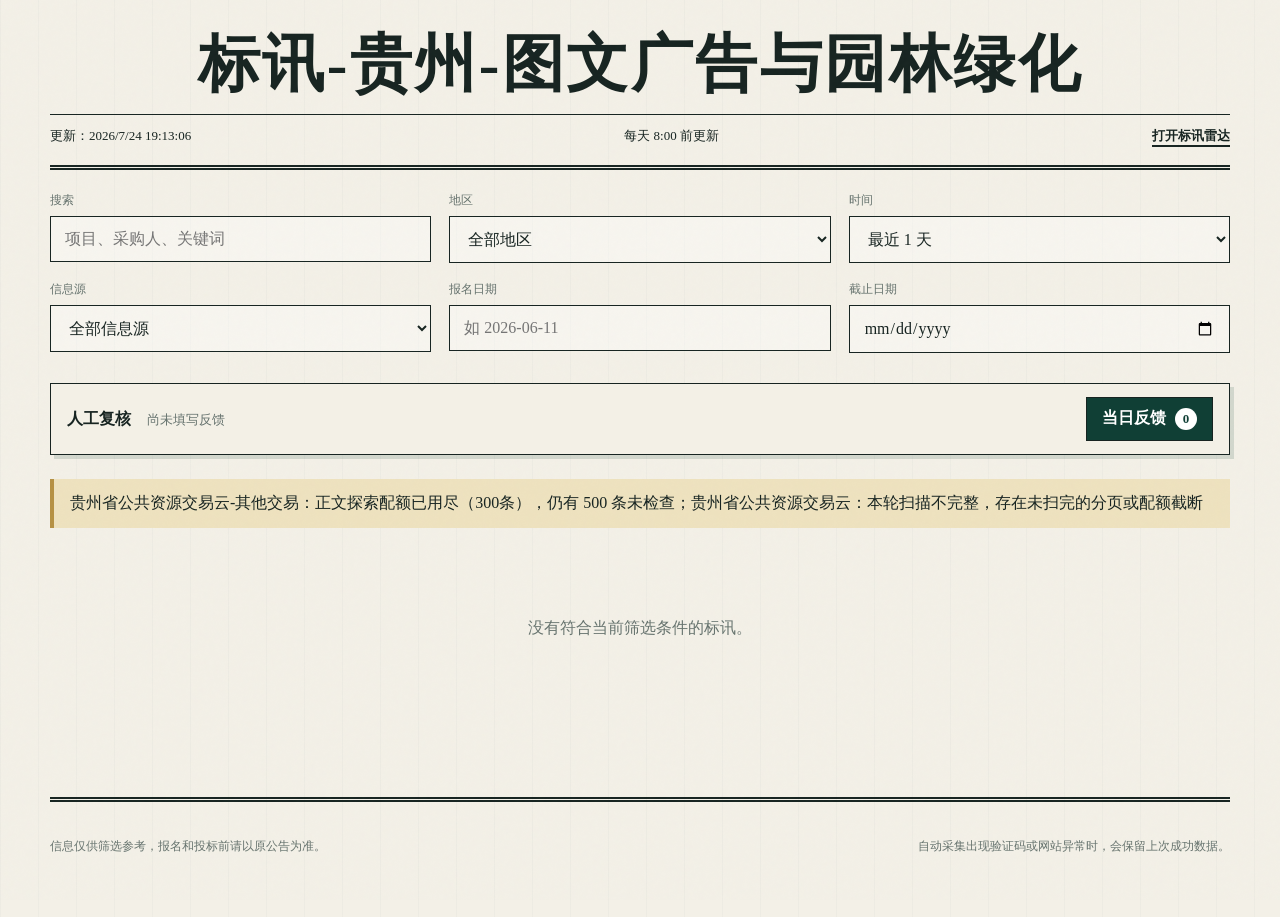
<file: index.html>
<!doctype html>
<html lang="zh-CN">
  <head>
    <meta charset="utf-8">
    <meta name="viewport" content="width=device-width, initial-scale=1">
    <meta name="theme-color" content="#102f2a">
    <meta
      name="description"
      content="贵州图文广告与园林绿化标讯，自动更新、关键词筛选、原文直达。"
    >
    <title>标讯-贵州-图文广告与园林绿化</title>
    <link rel="stylesheet" href="./assets/style.css?v=20260704">
  </head>
  <body>
    <div class="paper-noise" aria-hidden="true"></div>
    <header class="masthead">
      <h1>标讯-贵州-图文广告与园林绿化</h1>
      <div class="masthead-rule">
        <span id="update-date">正在读取...</span>
        <span>每天 8:00 前更新</span>
        <a href="./opportunities/">打开标讯雷达</a>
      </div>
    </header>

    <main>
      <section class="controls" aria-label="筛选标讯">
        <label>
          <span>搜索</span>
          <input id="search" type="search" placeholder="项目、采购人、关键词">
        </label>
        <label>
          <span>地区</span>
          <select id="region"><option value="">全部地区</option></select>
        </label>
        <label>
          <span>时间</span>
          <select id="date-range">
            <option value="1">最近 1 天</option>
            <option value="7">最近 7 天</option>
            <option value="14">最近 14 天</option>
            <option value="45">最近 45 天</option>
          </select>
        </label>
        <label>
          <span>信息源</span>
          <select id="source"><option value="">全部信息源</option></select>
        </label>
        <label>
          <span>报名日期</span>
          <input id="reg-date" type="text" placeholder="如 2026-06-11">
        </label>
        <label>
          <span>截止日期</span>
          <input id="cutoff-date" type="date">
        </label>
      </section>

      <section class="feedback-panel" aria-label="人工反馈">
        <div>
          <strong>人工复核</strong>
          <span id="feedback-status">尚未填写反馈</span>
        </div>
        <button id="submit-feedback" class="feedback-submit" type="button">
          当日反馈 <span id="feedback-count">0</span>
        </button>
      </section>

      <section id="key-projects-panel" class="key-projects-panel" hidden>
        <div class="key-projects-header" id="toggle-key-projects">
          <strong>⭐ 重点项目（<span id="key-project-count">0</span>）</strong>
          <button type="button">展开</button>
        </div>
        <ol id="key-project-list" class="key-project-list" hidden></ol>
      </section>

      <div id="warning" class="warning" hidden></div>
      <section id="list" class="tender-list" aria-live="polite"></section>
      <p id="empty" class="empty" hidden>没有符合当前筛选条件的标讯。</p>
    </main>

    <footer>
      <p>信息仅供筛选参考，报名和投标前请以原公告为准。</p>
      <p>自动采集出现验证码或网站异常时，会保留上次成功数据。</p>
    </footer>

    <template id="card-template">
      <article class="tender-card">
        <div class="card-index"></div>
        <div class="card-main">
          <div class="card-meta">
            <span class="date-label"></span>
            <time></time>
            <span class="location"></span>
            <span class="new-badge" hidden>新增</span>
          </div>
          <div class="title-row">
            <h3><a target="_blank" rel="noopener noreferrer"></a></h3>
            <button class="correct-button" data-field="title" type="button">纠正</button>
          </div>
          <dl>
            <div class="budget-row"><dt>预算</dt><dd class="budget"></dd><button class="correct-button" data-field="budget" type="button">纠正</button></div>
            <div class="buyer-row"><dt>采购人</dt><dd class="buyer"></dd><button class="correct-button" data-field="buyer" type="button">纠正</button></div>
            <div class="agency-row"><dt>采购代理机构</dt><dd class="agency"></dd><button class="correct-button" data-field="agency" type="button">纠正</button></div>
            <div class="deadline-row"><dt>投标截止时间</dt><dd class="deadline"></dd><button class="correct-button" data-field="bid_deadline" type="button">纠正</button></div>
            <div class="registration-row"><dt>报名日期</dt><dd class="registration"></dd><button class="correct-button" data-field="registration_period" type="button">纠正</button></div>
            <div class="source-row"><dt>信息源名称</dt><dd class="source"></dd><button class="correct-button" data-field="source_name" type="button">纠正</button></div>
          </dl>
          <div class="content-block">
            <div class="content-heading">
              <div class="content-label">项目主要内容</div>
              <button class="correct-button" data-field="project_content" type="button">纠正</button>
            </div>
            <p class="project-content"></p>
          </div>
          <div class="keywords"></div>
          <div class="review-actions">
            <button class="confirm-button" type="button">确认</button>
            <button class="exclude-button" type="button">排除</button>
            <span class="review-state"></span>
          </div>
        </div>
        <button class="key-project-toggle" type="button">☆ 重点项目</button>
      </article>
    </template>

    <dialog id="feedback-dialog">
      <form method="dialog">
        <h2 id="dialog-title"></h2>
        <p id="dialog-project"></p>
        <label>
          <span id="dialog-label"></span>
          <textarea id="dialog-value" rows="4" required></textarea>
        </label>
        <div class="dialog-actions">
          <button value="cancel" type="submit">取消</button>
          <button id="dialog-save" value="default" type="button">保存</button>
        </div>
      </form>
    </dialog>

    <script src="./assets/app.js?v=20260704" defer></script>
  </body>
</html>
</file>
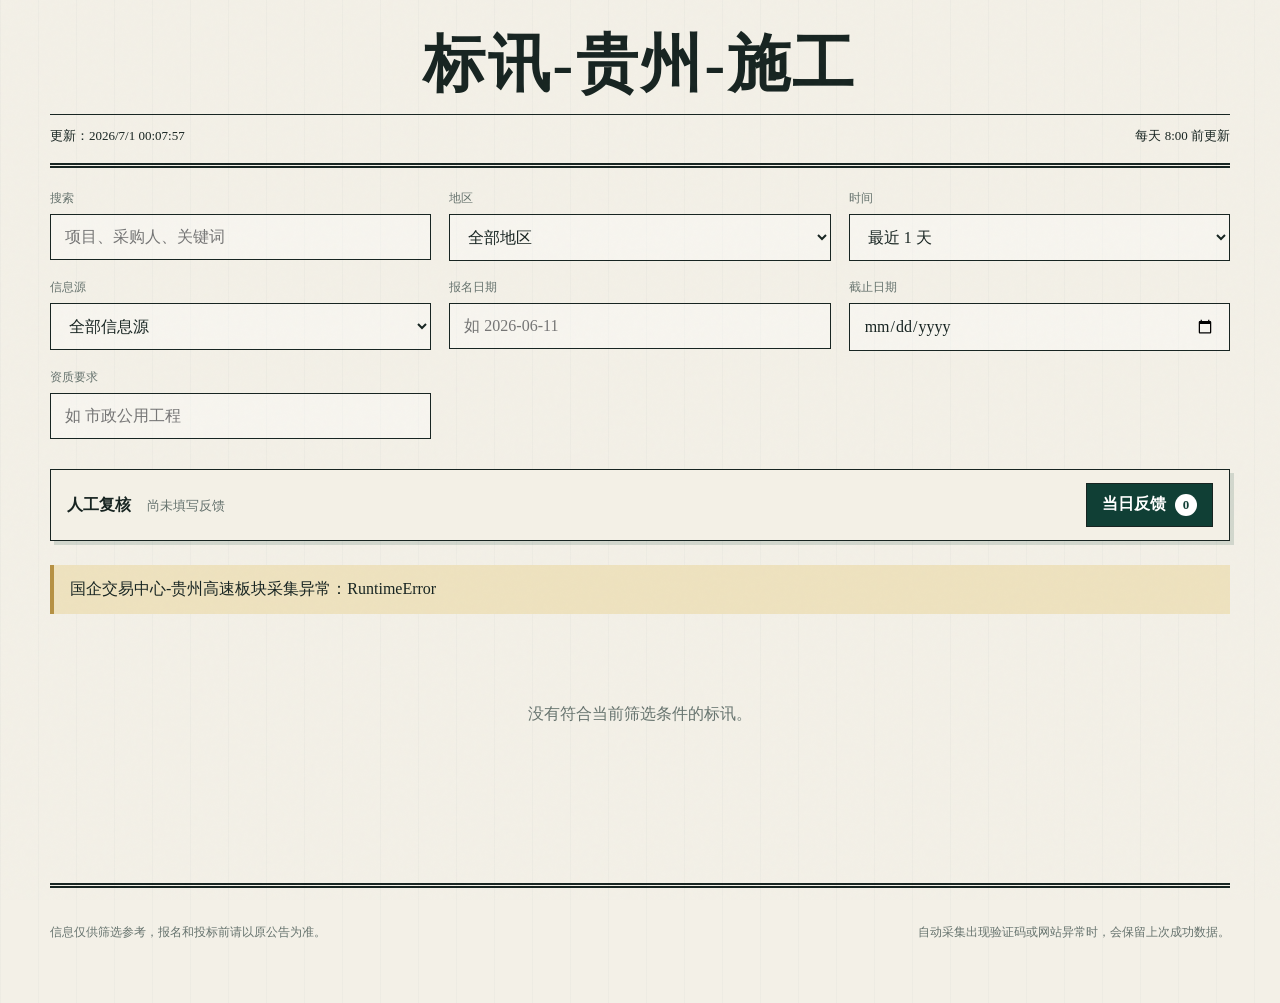
<file: construction/index.html>
<!doctype html>
<html lang="zh-CN">
  <head>
    <meta charset="utf-8">
    <meta name="viewport" content="width=device-width, initial-scale=1">
    <meta name="theme-color" content="#102f2a">
    <meta
      name="description"
      content="贵州施工标讯，按公告资格要求筛选、自动更新、原文直达。"
    >
    <title>标讯-贵州-施工</title>
    <link rel="stylesheet" href="./assets/style.css?v=20260623">
  </head>
  <body>
    <div class="paper-noise" aria-hidden="true"></div>
    <header class="masthead">
      <h1>标讯-贵州-施工</h1>
      <div class="masthead-rule">
        <span id="update-date">正在读取...</span>
        <span>每天 8:00 前更新</span>
      </div>
    </header>

    <main>
      <section class="controls" aria-label="筛选标讯">
        <label>
          <span>搜索</span>
          <input id="search" type="search" placeholder="项目、采购人、关键词">
        </label>
        <label>
          <span>地区</span>
          <select id="region"><option value="">全部地区</option></select>
        </label>
        <label>
          <span>时间</span>
          <select id="date-range">
            <option value="1">最近 1 天</option>
            <option value="7">最近 7 天</option>
            <option value="14">最近 14 天</option>
            <option value="45">最近 45 天</option>
          </select>
        </label>
        <label>
          <span>信息源</span>
          <select id="source"><option value="">全部信息源</option></select>
        </label>
        <label>
          <span>报名日期</span>
          <input id="reg-date" type="text" placeholder="如 2026-06-11">
        </label>
        <label>
          <span>截止日期</span>
          <input id="cutoff-date" type="date">
        </label>
        <label>
          <span>资质要求</span>
          <input id="qualification" type="search" placeholder="如 市政公用工程">
        </label>
      </section>

      <section class="feedback-panel" aria-label="人工反馈">
        <div>
          <strong>人工复核</strong>
          <span id="feedback-status">尚未填写反馈</span>
        </div>
        <button id="submit-feedback" class="feedback-submit" type="button">
          当日反馈 <span id="feedback-count">0</span>
        </button>
      </section>

      <section id="key-projects-panel" class="key-projects-panel" hidden>
        <div class="key-projects-header">
          <strong>📄 查阅文件（<span id="key-project-count">0</span>）</strong>
          <button id="toggle-key-projects" type="button">展开</button>
        </div>
        <ol id="key-project-list" class="key-project-list" hidden></ol>
        <div class="document-review-submit-row">
          <span>提交后由 Agent 下载招标文件并交给招标文件解析 Skill。</span>
          <button id="submit-document-review" type="button">提交查阅文件</button>
        </div>
      </section>

      <div id="warning" class="warning" hidden></div>
      <section id="list" class="tender-list" aria-live="polite"></section>
      <p id="empty" class="empty" hidden>没有符合当前筛选条件的标讯。</p>
    </main>

    <footer>
      <p>信息仅供筛选参考，报名和投标前请以原公告为准。</p>
      <p>自动采集出现验证码或网站异常时，会保留上次成功数据。</p>
    </footer>

    <template id="card-template">
      <article class="tender-card">
        <div class="card-index"></div>
        <div class="card-main">
          <div class="card-meta">
            <span class="date-label"></span>
            <time></time>
            <span class="location"></span>
            <span class="new-badge" hidden>新增</span>
          </div>
          <div class="title-row">
            <h3><a target="_blank" rel="noopener noreferrer"></a></h3>
            <button class="correct-button" data-field="title" type="button">纠正</button>
          </div>
          <dl>
            <div class="budget-row"><dt>预算</dt><dd class="budget"></dd><button class="correct-button" data-field="budget" type="button">纠正</button></div>
            <div class="buyer-row"><dt>采购人</dt><dd class="buyer"></dd><button class="correct-button" data-field="buyer" type="button">纠正</button></div>
            <div class="agency-row"><dt>采购代理机构</dt><dd class="agency"></dd><button class="correct-button" data-field="agency" type="button">纠正</button></div>
            <div class="deadline-row"><dt>投标截止时间</dt><dd class="deadline"></dd><button class="correct-button" data-field="bid_deadline" type="button">纠正</button></div>
            <div class="registration-row"><dt>报名日期</dt><dd class="registration"></dd><button class="correct-button" data-field="registration_period" type="button">纠正</button></div>
            <div class="source-row"><dt>信息源名称</dt><dd class="source"></dd><button class="correct-button" data-field="source_name" type="button">纠正</button></div>
          </dl>
          <div class="content-block">
            <div class="content-heading">
              <div class="content-label">项目主要内容</div>
              <button class="correct-button" data-field="project_content" type="button">纠正</button>
            </div>
            <p class="project-content"></p>
          </div>
          <div class="content-block qualification-block">
            <div class="content-label">资格要求（命中依据）</div>
            <p class="qualification-requirement"></p>
          </div>
          <div class="keywords"></div>
          <div class="review-actions">
            <button class="confirm-button" type="button">确认</button>
            <button class="exclude-button" type="button">排除</button>
            <span class="review-state"></span>
          </div>
        </div>
        <button class="key-project-toggle" type="button">☆ 查阅文件</button>
      </article>
    </template>

    <dialog id="feedback-dialog">
      <form method="dialog">
        <h2 id="dialog-title"></h2>
        <p id="dialog-project"></p>
        <label>
          <span id="dialog-label"></span>
          <textarea id="dialog-value" rows="4" required></textarea>
        </label>
        <div class="dialog-actions">
          <button value="cancel" type="submit">取消</button>
          <button id="dialog-save" value="default" type="button">保存</button>
        </div>
      </form>
    </dialog>

    <script src="./assets/app.js?v=20260623" defer></script>
  </body>
</html>
</file>
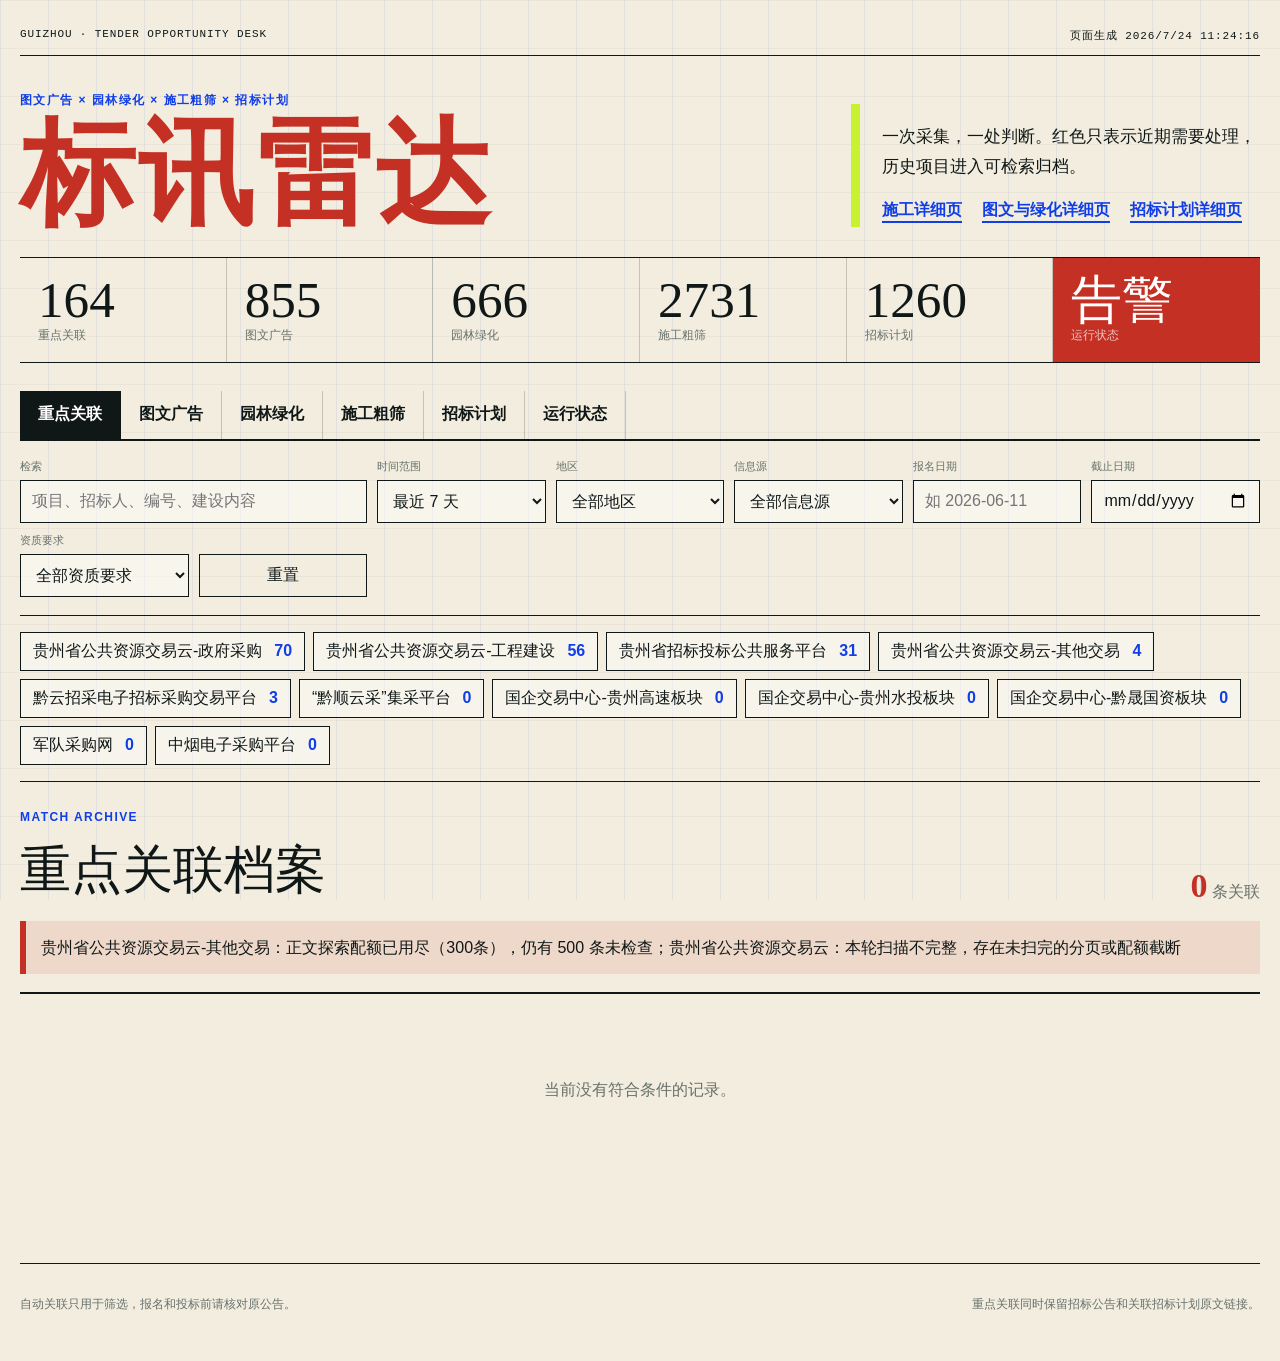
<file: opportunities/index.html>
<!doctype html>
<html lang="zh-CN">
<head>
  <meta charset="utf-8">
  <meta name="viewport" content="width=device-width, initial-scale=1">
  <meta name="theme-color" content="#101817">
  <meta name="description" content="贵州图文广告、园林绿化、施工粗筛、招标计划与重点公告关联工作台。">
  <title>标讯雷达</title>
  <link rel="stylesheet" href="./assets/style.css">
</head>
<body>
  <div class="paper-grid" aria-hidden="true"></div>
  <header class="masthead">
    <div class="masthead-line">
      <span>GUIZHOU · TENDER OPPORTUNITY DESK</span>
      <span id="updated-at">正在读取</span>
    </div>
    <div class="masthead-main">
      <div>
        <p class="kicker">图文广告 × 园林绿化 × 施工粗筛 × 招标计划</p>
        <h1>标讯雷达</h1>
      </div>
      <div class="masthead-note">
        <p>一次采集，一处判断。红色只表示近期需要处理，历史项目进入可检索归档。</p>
        <div class="source-links">
          <a href="../construction/">施工详细页</a>
          <a href="../">图文与绿化详细页</a>
          <a href="../tender-plan/">招标计划详细页</a>
        </div>
      </div>
    </div>
    <section class="scoreboard" aria-label="数据概览">
      <div><strong id="score-matches">0</strong><span>重点关联</span></div>
      <div><strong id="score-graphic">0</strong><span>图文广告</span></div>
      <div><strong id="score-landscaping">0</strong><span>园林绿化</span></div>
      <div><strong id="score-construction">0</strong><span>施工粗筛</span></div>
      <div><strong id="score-plans">0</strong><span>招标计划</span></div>
      <div id="health-card"><strong id="score-health">--</strong><span>运行状态</span></div>
    </section>
  </header>

  <main>
    <nav class="desk-tabs" aria-label="工作台栏目">
      <button type="button" data-view="matches" class="active">重点关联</button>
      <button type="button" data-view="graphic">图文广告</button>
      <button type="button" data-view="landscaping">园林绿化</button>
      <button type="button" data-view="construction">施工粗筛</button>
      <button type="button" data-view="plans">招标计划</button>
      <button type="button" data-view="status">运行状态</button>
    </nav>

    <section class="filters" id="filters">
      <label class="search-field">
        <span>检索</span>
        <input id="search" type="search" placeholder="项目、招标人、编号、建设内容">
      </label>
      <label data-views="matches">
        <span>时间范围</span>
        <select id="match-date-range">
          <option value="1">最近 1 天</option>
          <option value="3">最近 3 天</option>
          <option value="7" selected>最近 7 天</option>
          <option value="14">最近 14 天</option>
          <option value="45">最近 45 天</option>
          <option value="all">全部历史</option>
        </select>
      </label>
      <label data-views="matches">
        <span>地区</span>
        <select id="match-region"><option value="">全部地区</option></select>
      </label>
      <label data-views="matches">
        <span>信息源</span>
        <select id="match-source"><option value="">全部信息源</option></select>
      </label>
      <label data-views="matches">
        <span>报名日期</span>
        <input id="match-reg-date" type="text" placeholder="如 2026-06-11">
      </label>
      <label data-views="matches">
        <span>截止日期</span>
        <input id="match-cutoff-date" type="date">
      </label>
      <label data-views="matches">
        <span>资质要求</span>
        <select id="match-qualification"><option value="">全部资质要求</option></select>
      </label>
      <label data-views="construction">
        <span>地区</span>
        <select id="construction-region"><option value="">全部地区</option></select>
      </label>
      <label data-views="graphic,landscaping">
        <span>时间</span>
        <select id="industry-date-range">
          <option value="1">最近 1 天</option>
          <option value="7" selected>最近 7 天</option>
          <option value="30">最近 30 天</option>
          <option value="all">全部历史</option>
        </select>
      </label>
      <label data-views="graphic,landscaping">
        <span>信息源</span>
        <select id="industry-source"><option value="">全部信息源</option></select>
      </label>
      <label data-views="construction">
        <span>时间</span>
        <select id="construction-date-range">
          <option value="1">最近 1 天</option>
          <option value="7">最近 7 天</option>
          <option value="14">最近 14 天</option>
          <option value="45">最近 45 天</option>
        </select>
      </label>
      <label data-views="construction">
        <span>信息源</span>
        <select id="construction-source"><option value="">全部信息源</option></select>
      </label>
      <label data-views="construction">
        <span>报名日期</span>
        <input id="construction-reg-date" type="text" placeholder="如 2026-06-11">
      </label>
      <label data-views="construction">
        <span>截止日期</span>
        <input id="construction-cutoff-date" type="date">
      </label>
      <label data-views="construction">
        <span>资质要求</span>
        <select id="construction-qualification"><option value="">全部资质要求</option></select>
      </label>
      <label data-views="plans">
        <span>地州市</span>
        <select id="plan-prefecture"><option value="">全部</option></select>
      </label>
      <label data-views="plans">
        <span>区县</span>
        <select id="plan-district"><option value="">全部</option></select>
      </label>
      <label data-views="plans">
        <span>发布时间</span>
        <select id="plan-date-range">
          <option value="all" selected>全部</option>
          <option value="1">今天</option>
          <option value="3">近三天</option>
          <option value="10">近十天</option>
          <option value="30">近一个月</option>
          <option value="90">近三个月</option>
        </select>
      </label>
      <label data-views="plans">
        <span>预计招标月</span>
        <input id="plan-planned-month" type="month">
      </label>
      <button id="reset" type="button">重置</button>
    </section>

    <section id="match-source-strip" class="fund-strip" aria-label="重点关联信息源快捷筛选" hidden></section>
    <section id="industry-source-strip" class="fund-strip" aria-label="图文广告与园林绿化信息源快捷筛选" hidden></section>
    <section id="source-strip" class="fund-strip" aria-label="施工粗筛信息源快捷筛选" hidden></section>
    <section id="fund-strip" class="fund-strip" aria-label="资金来源快捷筛选" hidden></section>

    <section class="view-heading">
      <div>
        <p id="view-kicker">MATCH ARCHIVE</p>
        <h2 id="view-title">重点关联档案</h2>
      </div>
      <p><strong id="result-count">0</strong> <span id="result-label">条记录</span></p>
    </section>

    <section id="warning" class="warning" hidden></section>
    <section id="list" class="record-list" aria-live="polite"></section>
    <p id="empty" class="empty" hidden>当前没有符合条件的记录。</p>
    <button id="load-more" class="load-more" type="button" hidden>继续显示</button>
  </main>

  <footer>
    <p>自动关联只用于筛选，报名和投标前请核对原公告。</p>
    <p>重点关联同时保留招标公告和关联招标计划原文链接。</p>
  </footer>

  <template id="record-template">
    <article class="record-card">
      <div class="record-index"></div>
      <div class="record-main">
        <div class="record-meta">
          <time></time>
          <span class="record-source"></span>
          <span class="record-badge"></span>
        </div>
        <h3><a class="record-link" target="_blank" rel="noopener noreferrer"></a></h3>
        <p class="record-relation" hidden></p>
        <div class="record-links" hidden></div>
        <dl class="record-facts"></dl>
        <p class="record-content"></p>
        <div class="record-tags"></div>
        <p class="record-evidence" hidden></p>
      </div>
    </article>
  </template>

  <script src="./assets/app.js" defer></script>
</body>
</html>
</file>
<file: assets/style.css>
:root {
  --ink: #172421;
  --muted: #66736e;
  --paper: #f3f0e7;
  --paper-deep: #e8e1d2;
  --green: #103f35;
  --red: #a13a2a;
  --gold: #b69143;
  --line: rgba(23, 36, 33, 0.22);
}

* { box-sizing: border-box; }

body {
  margin: 0;
  color: var(--ink);
  background:
    linear-gradient(90deg, rgba(16, 63, 53, 0.025) 1px, transparent 1px) 0 0 / 38px 38px,
    var(--paper);
  font-family: "Songti SC", "STSong", "Noto Serif CJK SC", serif;
}

.paper-noise {
  position: fixed;
  inset: 0;
  pointer-events: none;
  opacity: 0.28;
  background-image: url("data:image/svg+xml,%3Csvg viewBox='0 0 180 180' xmlns='http://www.w3.org/2000/svg'%3E%3Cfilter id='n'%3E%3CfeTurbulence type='fractalNoise' baseFrequency='.9' numOctaves='3' stitchTiles='stitch'/%3E%3C/filter%3E%3Crect width='100%25' height='100%25' filter='url(%23n)' opacity='.07'/%3E%3C/svg%3E");
}

.masthead, main, footer {
  width: min(1180px, calc(100% - 40px));
  margin-inline: auto;
}

.masthead {
  padding: 30px 0 18px;
  border-bottom: 5px double var(--ink);
  text-align: center;
}

h1 {
  margin: 0 0 16px;
  font-size: clamp(32px, 5.3vw, 62px);
  font-weight: 900;
  letter-spacing: 0.04em;
  line-height: 1.1;
}

.masthead-rule {
  display: flex;
  flex-wrap: wrap;
  justify-content: space-between;
  gap: 16px;
  padding-top: 12px;
  border-top: 1px solid var(--ink);
  font-size: 13px;
}

.masthead-rule a {
  color: var(--blue);
  font-weight: 800;
  text-decoration: none;
  border-bottom: 2px solid currentColor;
}

main { padding: 22px 0 72px; }

.controls {
  display: grid;
  grid-template-columns: repeat(3, 1fr);
  gap: 18px;
  margin: 0 0 30px;
}

.controls label span {
  display: block;
  margin-bottom: 7px;
  color: var(--muted);
  font-size: 12px;
}

input, select {
  width: 100%;
  padding: 13px 14px;
  border: 1px solid var(--ink);
  border-radius: 0;
  color: var(--ink);
  background: rgba(255, 255, 255, 0.34);
  font: inherit;
  outline: none;
}

input:focus, select:focus { box-shadow: inset 0 -3px var(--gold); }

button, textarea { font: inherit; }

.feedback-panel {
  position: sticky;
  top: 10px;
  z-index: 5;
  display: flex;
  align-items: center;
  justify-content: space-between;
  gap: 20px;
  margin-bottom: 24px;
  padding: 13px 16px;
  border: 1px solid var(--ink);
  background: rgba(243, 240, 231, 0.96);
  box-shadow: 4px 4px 0 rgba(16, 63, 53, 0.14);
}

.feedback-panel strong { margin-right: 12px; }
.feedback-panel span { color: var(--muted); font-size: 13px; }

.feedback-submit,
.confirm-button,
.exclude-button,
.correct-button,
.dialog-actions button {
  border: 1px solid var(--ink);
  color: var(--ink);
  background: transparent;
  cursor: pointer;
}

.feedback-submit {
  padding: 10px 15px;
  color: #fff;
  background: var(--green);
  font-weight: 700;
}

.feedback-submit span {
  display: inline-grid;
  min-width: 22px;
  min-height: 22px;
  margin-left: 5px;
  place-items: center;
  border-radius: 50%;
  color: var(--green);
  background: #fff;
}

.warning {
  margin-bottom: 20px;
  padding: 14px 16px;
  border-left: 4px solid var(--gold);
  background: #eee2bf;
}

.tender-card {
  display: grid;
  grid-template-columns: 60px minmax(0, 1fr) 132px;
  gap: 20px;
  padding: 28px 0;
  border-top: 1px solid var(--ink);
  animation: reveal 0.4s both;
}

.tender-card.is-new {
  margin-inline: -18px;
  padding-inline: 18px;
  border-left: 5px solid #2f7d5b;
  background: rgba(130, 191, 151, 0.2);
}

.tender-card.is-confirmed { border-left: 5px solid #287449; }
.tender-card.is-excluded { opacity: 0.58; }

.new-badge {
  padding: 2px 8px;
  border: 1px solid #2f7d5b;
  color: #1f6849;
  background: rgba(255, 255, 255, 0.45);
  font-weight: 700;
  letter-spacing: 0.08em;
}

.card-index {
  color: var(--red);
  font-family: "Baskerville", serif;
  font-size: 34px;
  font-style: italic;
}

.card-meta {
  display: flex;
  flex-wrap: wrap;
  gap: 8px 16px;
  color: var(--muted);
  font-size: 12px;
}

.card-meta span:not(:empty)::before { content: "◆"; margin-right: 8px; color: var(--gold); }

.title-row {
  display: flex;
  align-items: flex-start;
  gap: 10px;
}

.tender-card h3 {
  flex: 1;
  margin: 9px 0 12px;
  font-size: clamp(22px, 3vw, 31px);
  line-height: 1.3;
}

.tender-card h3 a { color: inherit; text-decoration: none; }
.tender-card h3 a:hover { color: var(--red); }

dl {
  display: grid;
  grid-template-columns: repeat(2, minmax(0, 1fr));
  gap: 10px 28px;
  margin: 15px 0 0;
  font-size: 13px;
}

dl div { display: flex; gap: 7px; }
dt { color: var(--muted); }
dd { flex: 1; margin: 0; font-weight: 700; }

.correct-button {
  flex: 0 0 auto;
  padding: 2px 7px;
  border-color: rgba(23, 36, 33, 0.35);
  color: var(--muted);
  font-size: 11px;
}

.correct-button:hover { color: var(--red); border-color: var(--red); }

.registration-row,
.source-row {
  grid-column: 1 / -1;
}

.content-block {
  margin-top: 20px;
  padding: 15px 18px;
  border-left: 3px solid var(--gold);
  background: rgba(255, 255, 255, 0.28);
}

.content-heading {
  display: flex;
  align-items: center;
  justify-content: space-between;
  gap: 12px;
  margin-bottom: 7px;
}

.content-label {
  color: var(--red);
  font-size: 12px;
  font-weight: 700;
  letter-spacing: 0.1em;
}

.project-content {
  margin: 0;
  color: #364640;
  font-size: 13px;
  line-height: 1.8;
  white-space: pre-line;
}

.keywords { margin-top: 14px; }
.keywords span {
  display: inline-block;
  margin: 0 7px 7px 0;
  padding: 3px 9px;
  border: 1px solid rgba(16, 63, 53, 0.36);
  color: var(--green);
  font-size: 12px;
}

.review-actions {
  display: flex;
  align-items: center;
  gap: 10px;
  margin-top: 18px;
}

.confirm-button,
.exclude-button {
  min-width: 72px;
  padding: 8px 13px;
  font-weight: 700;
}

.confirm-button { color: #fff; background: var(--green); }
.exclude-button { color: var(--red); border-color: var(--red); }
.review-state { color: var(--muted); font-size: 12px; }

#feedback-dialog {
  width: min(560px, calc(100% - 28px));
  padding: 0;
  border: 2px solid var(--ink);
  color: var(--ink);
  background: var(--paper);
  box-shadow: 10px 10px 0 rgba(16, 63, 53, 0.25);
}

#feedback-dialog::backdrop { background: rgba(10, 25, 21, 0.58); }
#feedback-dialog form { padding: 24px; }
#feedback-dialog h2 { margin: 0 0 8px; }
#dialog-project { color: var(--muted); line-height: 1.6; }
#feedback-dialog label span { display: block; margin-bottom: 8px; }
#dialog-value {
  width: 100%;
  padding: 12px;
  border: 1px solid var(--ink);
  color: var(--ink);
  background: rgba(255, 255, 255, 0.4);
  resize: vertical;
}

.dialog-actions {
  display: flex;
  justify-content: flex-end;
  gap: 10px;
  margin-top: 16px;
}

.dialog-actions button { padding: 8px 18px; }
#dialog-save { color: #fff; background: var(--green); }

.read-more {
  align-self: center;
  padding: 10px 0;
  border-bottom: 1px solid var(--red);
  color: var(--red);
  text-decoration: none;
  text-align: right;
}

/* ---- key project ---- */
.key-projects-panel {
  margin-bottom: 24px;
  border: 1px solid var(--gold);
  background: rgba(255, 246, 220, 0.72);
  box-shadow: 4px 4px 0 rgba(182, 145, 67, 0.18);
}

.key-projects-header {
  display: flex;
  align-items: center;
  justify-content: space-between;
  padding: 12px 16px;
  cursor: pointer;
  user-select: none;
}

.key-projects-header strong { color: var(--ink); }
.key-projects-header button {
  padding: 4px 12px;
  border: 1px solid var(--gold);
  color: var(--gold);
  background: transparent;
  cursor: pointer;
  font-size: 12px;
}

.key-project-list {
  margin: 0;
  padding: 0 16px 16px;
  list-style: decimal;
  list-style-position: inside;
  font-size: 13px;
  line-height: 1.8;
}

.key-project-list li {
  padding: 5px 6px;
  cursor: pointer;
  border-radius: 3px;
  transition: background 0.15s;
}

.key-project-list li:hover { background: rgba(182, 145, 67, 0.15); }
.key-project-list a { color: var(--ink); text-decoration: none; }
.key-project-list a:hover { color: var(--red); }
.key-project-deadline { color: var(--muted); font-size: 12px; margin-left: 8px; }

.key-project-toggle {
  align-self: center;
  padding: 8px 12px;
  border: 1px solid var(--gold);
  color: var(--gold);
  background: transparent;
  cursor: pointer;
  font-size: 12px;
  font-weight: 700;
  white-space: nowrap;
  transition: all 0.2s;
}

.key-project-toggle:hover { background: rgba(182, 145, 67, 0.1); }
.key-project-toggle.is-active {
  color: #fff;
  background: var(--gold);
  border-color: var(--gold);
}

.tender-card.is-key-project {
  border-left: 5px solid var(--gold);
}

.empty { padding: 70px 0; color: var(--muted); text-align: center; }

footer {
  display: flex;
  justify-content: space-between;
  gap: 24px;
  padding: 24px 0 50px;
  border-top: 5px double var(--ink);
  color: var(--muted);
  font-size: 12px;
}

@keyframes reveal {
  from { opacity: 0; transform: translateY(10px); }
}

@media (max-width: 760px) {
  .masthead, main, footer { width: min(100% - 24px, 1180px); }
  .masthead { padding-top: 26px; }
  h1 { letter-spacing: 0.02em; }
  .controls { grid-template-columns: 1fr 1fr; }
  .controls label:first-child { grid-column: 1 / -1; }
  .feedback-panel { align-items: flex-start; }
  .feedback-panel > div { display: grid; gap: 4px; }
  .feedback-panel strong { margin: 0; }
  .tender-card { grid-template-columns: 38px 1fr; gap: 10px; }
  .tender-card.is-new {
    margin-inline: 0;
    padding-inline: 10px 0;
  }
  .card-index { font-size: 25px; }
  .read-more { grid-column: 2; justify-self: start; text-align: left; }
  .key-project-toggle { grid-column: 2; justify-self: start; }
  .key-projects-panel { margin-inline: 0; }
  dl { grid-template-columns: 1fr; }
  dl div, .registration-row, .source-row { grid-column: 1; }
  .title-row { gap: 5px; }
  .review-actions { flex-wrap: wrap; }
  footer { display: block; }
}
</file>
<file: construction/assets/style.css>
:root {
  --ink: #172421;
  --muted: #66736e;
  --paper: #f3f0e7;
  --paper-deep: #e8e1d2;
  --green: #103f35;
  --red: #a13a2a;
  --gold: #b69143;
  --line: rgba(23, 36, 33, 0.22);
}

* { box-sizing: border-box; }

body {
  margin: 0;
  color: var(--ink);
  background:
    linear-gradient(90deg, rgba(16, 63, 53, 0.025) 1px, transparent 1px) 0 0 / 38px 38px,
    var(--paper);
  font-family: "Songti SC", "STSong", "Noto Serif CJK SC", serif;
}

.paper-noise {
  position: fixed;
  inset: 0;
  pointer-events: none;
  opacity: 0.28;
  background-image: url("data:image/svg+xml,%3Csvg viewBox='0 0 180 180' xmlns='http://www.w3.org/2000/svg'%3E%3Cfilter id='n'%3E%3CfeTurbulence type='fractalNoise' baseFrequency='.9' numOctaves='3' stitchTiles='stitch'/%3E%3C/filter%3E%3Crect width='100%25' height='100%25' filter='url(%23n)' opacity='.07'/%3E%3C/svg%3E");
}

.masthead, main, footer {
  width: min(1180px, calc(100% - 40px));
  margin-inline: auto;
}

.masthead {
  padding: 30px 0 18px;
  border-bottom: 5px double var(--ink);
  text-align: center;
}

h1 {
  margin: 0 0 16px;
  font-size: clamp(32px, 5.3vw, 62px);
  font-weight: 900;
  letter-spacing: 0.04em;
  line-height: 1.1;
}

.masthead-rule {
  display: flex;
  justify-content: space-between;
  gap: 16px;
  padding-top: 12px;
  border-top: 1px solid var(--ink);
  font-size: 13px;
}

main { padding: 22px 0 72px; }

.controls {
  display: grid;
  grid-template-columns: repeat(3, 1fr);
  gap: 18px;
  margin: 0 0 30px;
}

.controls label span {
  display: block;
  margin-bottom: 7px;
  color: var(--muted);
  font-size: 12px;
}

input, select {
  width: 100%;
  padding: 13px 14px;
  border: 1px solid var(--ink);
  border-radius: 0;
  color: var(--ink);
  background: rgba(255, 255, 255, 0.34);
  font: inherit;
  outline: none;
}

input:focus, select:focus { box-shadow: inset 0 -3px var(--gold); }

button, textarea { font: inherit; }

.feedback-panel {
  position: sticky;
  top: 10px;
  z-index: 5;
  display: flex;
  align-items: center;
  justify-content: space-between;
  gap: 20px;
  margin-bottom: 24px;
  padding: 13px 16px;
  border: 1px solid var(--ink);
  background: rgba(243, 240, 231, 0.96);
  box-shadow: 4px 4px 0 rgba(16, 63, 53, 0.14);
}

.feedback-panel strong { margin-right: 12px; }
.feedback-panel span { color: var(--muted); font-size: 13px; }

.feedback-submit,
.confirm-button,
.exclude-button,
.correct-button,
.dialog-actions button {
  border: 1px solid var(--ink);
  color: var(--ink);
  background: transparent;
  cursor: pointer;
}

.feedback-submit {
  padding: 10px 15px;
  color: #fff;
  background: var(--green);
  font-weight: 700;
}

.feedback-submit span {
  display: inline-grid;
  min-width: 22px;
  min-height: 22px;
  margin-left: 5px;
  place-items: center;
  border-radius: 50%;
  color: var(--green);
  background: #fff;
}

.warning {
  margin-bottom: 20px;
  padding: 14px 16px;
  border-left: 4px solid var(--gold);
  background: #eee2bf;
}

.tender-card {
  display: grid;
  grid-template-columns: 60px minmax(0, 1fr) 132px;
  gap: 20px;
  padding: 28px 0;
  border-top: 1px solid var(--ink);
  animation: reveal 0.4s both;
}

.tender-card.is-new {
  margin-inline: -18px;
  padding-inline: 18px;
  border-left: 5px solid #2f7d5b;
  background: rgba(130, 191, 151, 0.2);
}

.tender-card.is-confirmed { border-left: 5px solid #287449; }
.tender-card.is-excluded { opacity: 0.58; }

.new-badge {
  padding: 2px 8px;
  border: 1px solid #2f7d5b;
  color: #1f6849;
  background: rgba(255, 255, 255, 0.45);
  font-weight: 700;
  letter-spacing: 0.08em;
}

.card-index {
  color: var(--red);
  font-family: "Baskerville", serif;
  font-size: 34px;
  font-style: italic;
}

.card-meta {
  display: flex;
  flex-wrap: wrap;
  gap: 8px 16px;
  color: var(--muted);
  font-size: 12px;
}

.card-meta span:not(:empty)::before { content: "◆"; margin-right: 8px; color: var(--gold); }

.title-row {
  display: flex;
  align-items: flex-start;
  gap: 10px;
}

.tender-card h3 {
  flex: 1;
  margin: 9px 0 12px;
  font-size: clamp(22px, 3vw, 31px);
  line-height: 1.3;
}

.tender-card h3 a { color: inherit; text-decoration: none; }
.tender-card h3 a:hover { color: var(--red); }

dl {
  display: grid;
  grid-template-columns: repeat(2, minmax(0, 1fr));
  gap: 10px 28px;
  margin: 15px 0 0;
  font-size: 13px;
}

dl div { display: flex; gap: 7px; }
dt { color: var(--muted); }
dd { flex: 1; margin: 0; font-weight: 700; }

.correct-button {
  flex: 0 0 auto;
  padding: 2px 7px;
  border-color: rgba(23, 36, 33, 0.35);
  color: var(--muted);
  font-size: 11px;
}

.correct-button:hover { color: var(--red); border-color: var(--red); }

.registration-row,
.source-row {
  grid-column: 1 / -1;
}

.content-block {
  margin-top: 20px;
  padding: 15px 18px;
  border-left: 3px solid var(--gold);
  background: rgba(255, 255, 255, 0.28);
}

.content-heading {
  display: flex;
  align-items: center;
  justify-content: space-between;
  gap: 12px;
  margin-bottom: 7px;
}

.content-label {
  color: var(--red);
  font-size: 12px;
  font-weight: 700;
  letter-spacing: 0.1em;
}

.project-content {
  margin: 0;
  color: #364640;
  font-size: 13px;
  line-height: 1.8;
  white-space: pre-line;
}

.qualification-block {
  border-left-color: var(--green);
}

.qualification-requirement {
  margin: 7px 0 0;
  color: #263d36;
  font-size: 13px;
  line-height: 1.8;
  white-space: pre-line;
}

.keywords { margin-top: 14px; }
.keywords span {
  display: inline-block;
  margin: 0 7px 7px 0;
  padding: 3px 9px;
  border: 1px solid rgba(16, 63, 53, 0.36);
  color: var(--green);
  font-size: 12px;
}

.review-actions {
  display: flex;
  align-items: center;
  gap: 10px;
  margin-top: 18px;
}

.confirm-button,
.exclude-button {
  min-width: 72px;
  padding: 8px 13px;
  font-weight: 700;
}

.confirm-button { color: #fff; background: var(--green); }
.exclude-button { color: var(--red); border-color: var(--red); }
.review-state { color: var(--muted); font-size: 12px; }

#feedback-dialog {
  width: min(560px, calc(100% - 28px));
  padding: 0;
  border: 2px solid var(--ink);
  color: var(--ink);
  background: var(--paper);
  box-shadow: 10px 10px 0 rgba(16, 63, 53, 0.25);
}

#feedback-dialog::backdrop { background: rgba(10, 25, 21, 0.58); }
#feedback-dialog form { padding: 24px; }
#feedback-dialog h2 { margin: 0 0 8px; }
#dialog-project { color: var(--muted); line-height: 1.6; }
#feedback-dialog label span { display: block; margin-bottom: 8px; }
#dialog-value {
  width: 100%;
  padding: 12px;
  border: 1px solid var(--ink);
  color: var(--ink);
  background: rgba(255, 255, 255, 0.4);
  resize: vertical;
}

.dialog-actions {
  display: flex;
  justify-content: flex-end;
  gap: 10px;
  margin-top: 16px;
}

.dialog-actions button { padding: 8px 18px; }
#dialog-save { color: #fff; background: var(--green); }

.read-more {
  align-self: center;
  padding: 10px 0;
  border-bottom: 1px solid var(--red);
  color: var(--red);
  text-decoration: none;
  text-align: right;
}

/* ---- document review ---- */
.key-projects-panel {
  margin-bottom: 24px;
  border: 1px solid var(--gold);
  background: rgba(255, 246, 220, 0.72);
  box-shadow: 4px 4px 0 rgba(182, 145, 67, 0.18);
}

.key-projects-header {
  display: flex;
  align-items: center;
  justify-content: space-between;
  padding: 12px 16px;
  cursor: pointer;
  user-select: none;
}

.key-projects-header strong { color: var(--ink); }
.key-projects-header button {
  padding: 4px 12px;
  border: 1px solid var(--gold);
  color: var(--gold);
  background: transparent;
  cursor: pointer;
  font-size: 12px;
}

.key-project-list {
  margin: 0;
  padding: 0 16px 16px;
  list-style: decimal;
  list-style-position: inside;
  font-size: 13px;
  line-height: 1.8;
}

.key-project-list li {
  padding: 5px 6px;
  cursor: pointer;
  border-radius: 3px;
  transition: background 0.15s;
}

.key-project-list li:hover { background: rgba(182, 145, 67, 0.15); }
.key-project-list a { color: var(--ink); text-decoration: none; }
.key-project-list a:hover { color: var(--red); }
.key-project-deadline { color: var(--muted); font-size: 12px; margin-left: 8px; }

.document-review-submit-row {
  display: flex;
  align-items: center;
  justify-content: space-between;
  gap: 16px;
  padding: 12px 16px;
  border-top: 1px solid rgba(182, 145, 67, 0.35);
  color: var(--muted);
  font-size: 12px;
}

.document-review-submit-row button {
  flex: none;
  padding: 8px 14px;
  border: 1px solid var(--gold);
  color: #fff;
  background: var(--gold);
  cursor: pointer;
  font-weight: 700;
}

.key-project-toggle {
  align-self: center;
  padding: 8px 12px;
  border: 1px solid var(--gold);
  color: var(--gold);
  background: transparent;
  cursor: pointer;
  font-size: 12px;
  font-weight: 700;
  white-space: nowrap;
  transition: all 0.2s;
}

.key-project-toggle:hover { background: rgba(182, 145, 67, 0.1); }
.key-project-toggle.is-active {
  color: #fff;
  background: var(--gold);
  border-color: var(--gold);
}

.tender-card.is-key-project {
  border-left: 5px solid var(--gold);
}

.empty { padding: 70px 0; color: var(--muted); text-align: center; }

footer {
  display: flex;
  justify-content: space-between;
  gap: 24px;
  padding: 24px 0 50px;
  border-top: 5px double var(--ink);
  color: var(--muted);
  font-size: 12px;
}

@keyframes reveal {
  from { opacity: 0; transform: translateY(10px); }
}

@media (max-width: 760px) {
  .masthead, main, footer { width: min(100% - 24px, 1180px); }
  .masthead { padding-top: 26px; }
  h1 { letter-spacing: 0.02em; }
  .controls { grid-template-columns: 1fr 1fr; }
  .controls label:first-child { grid-column: 1 / -1; }
  .feedback-panel { align-items: flex-start; }
  .feedback-panel > div { display: grid; gap: 4px; }
  .feedback-panel strong { margin: 0; }
  .tender-card { grid-template-columns: 38px 1fr; gap: 10px; }
  .tender-card.is-new {
    margin-inline: 0;
    padding-inline: 10px 0;
  }
  .card-index { font-size: 25px; }
  .read-more { grid-column: 2; justify-self: start; text-align: left; }
  .key-project-toggle { grid-column: 2; justify-self: start; }
  .key-projects-panel { margin-inline: 0; }
  .document-review-submit-row { align-items: flex-start; flex-direction: column; }
  dl { grid-template-columns: 1fr; }
  dl div, .registration-row, .source-row { grid-column: 1; }
  .title-row { gap: 5px; }
  .review-actions { flex-wrap: wrap; }
  footer { display: block; }
}
</file>
<file: opportunities/assets/style.css>
:root {
  --ink: #101817;
  --paper: #f2eddf;
  --paper-deep: #e2d8c5;
  --muted: #68716b;
  --line: rgba(16, 24, 23, 0.2);
  --blue: #103ee8;
  --red: #c43124;
  --acid: #c8f22f;
  --forest: #17463d;
  --orange: #d46f1c;
}

* { box-sizing: border-box; }
[hidden] { display: none !important; }

body {
  margin: 0;
  overflow-x: hidden;
  color: var(--ink);
  background: var(--paper);
  font-family: "Avenir Next", "PingFang SC", "Microsoft YaHei", sans-serif;
}

.paper-grid {
  position: fixed;
  inset: 0;
  z-index: -1;
  pointer-events: none;
  background:
    linear-gradient(90deg, rgba(16, 62, 232, 0.07) 1px, transparent 1px) 0 0 / 48px 48px,
    linear-gradient(rgba(16, 24, 23, 0.035) 1px, transparent 1px) 0 0 / 100% 48px;
}

.masthead,
main,
footer {
  width: min(1320px, calc(100% - 40px));
  margin-inline: auto;
}

.masthead { padding: 28px 0 0; }

.masthead-line {
  display: flex;
  justify-content: space-between;
  gap: 20px;
  padding-bottom: 12px;
  border-bottom: 1px solid var(--ink);
  font-family: "SFMono-Regular", Consolas, monospace;
  font-size: 11px;
  letter-spacing: 0.08em;
}

.masthead-main {
  display: grid;
  grid-template-columns: minmax(0, 1.3fr) minmax(280px, 0.7fr);
  gap: 70px;
  align-items: end;
  padding: 36px 0 30px;
}

.kicker,
#view-kicker {
  margin: 0 0 12px;
  color: var(--blue);
  font-size: 12px;
  font-weight: 800;
  letter-spacing: 0.12em;
}

h1 {
  margin: 0;
  color: var(--red);
  font-family: "Kaiti SC", "STKaiti", "KaiTi", "楷体", serif;
  font-size: clamp(58px, 9vw, 126px);
  font-weight: 600;
  line-height: 0.92;
  letter-spacing: 0.03em;
}

h1 em { color: var(--red); font-weight: 400; }

.masthead-note {
  padding: 18px 0 4px 22px;
  border-left: 9px solid var(--acid);
}

.masthead-note p { margin: 0 0 18px; font-size: 17px; line-height: 1.75; }

.source-links { display: flex; flex-wrap: wrap; gap: 10px 20px; }
.source-links a { color: var(--blue); font-weight: 750; text-decoration: none; border-bottom: 2px solid; }

.scoreboard {
  display: grid;
  grid-template-columns: repeat(6, minmax(0, 1fr));
  border: 1px solid var(--ink);
  border-width: 1px 0;
}

.scoreboard div { min-height: 104px; padding: 16px 18px; border-right: 1px solid var(--line); }
.scoreboard div:last-child { border-right: 0; }
.scoreboard strong { display: block; font-family: Georgia, serif; font-size: clamp(34px, 4vw, 62px); font-weight: 400; line-height: 1; }
.scoreboard span { color: var(--muted); font-size: 12px; }
#health-card.healthy { color: white; background: var(--forest); }
#health-card.warning-health { color: white; background: var(--red); }
#health-card.healthy span,
#health-card.warning-health span { color: rgba(255,255,255,.72); }

main { padding: 28px 0 76px; }

.desk-tabs {
  display: flex;
  overflow-x: auto;
  border-bottom: 2px solid var(--ink);
  scrollbar-width: none;
}

.desk-tabs button {
  flex: 0 0 auto;
  min-height: 48px;
  padding: 0 18px;
  border: 0;
  border-right: 1px solid var(--line);
  color: var(--ink);
  background: transparent;
  cursor: pointer;
  font: inherit;
  font-weight: 700;
}

.desk-tabs button.active { color: white; background: var(--ink); }
.desk-tabs button span { margin-left: 5px; color: var(--red); }
.desk-tabs button.active span { color: var(--acid); }

.filters {
  display: grid;
  grid-template-columns: repeat(auto-fit, minmax(150px, 1fr));
  gap: 10px;
  padding: 18px 0;
  border-bottom: 1px solid var(--ink);
}

.search-field { grid-column: span 2; }

.filters label span { display: block; margin-bottom: 6px; color: var(--muted); font-size: 11px; }
.filters input,
.filters select {
  width: 100%;
  min-height: 43px;
  padding: 9px 11px;
  border: 1px solid var(--ink);
  border-radius: 0;
  color: var(--ink);
  background: rgba(255,255,255,.45);
  font: inherit;
}

.filters input:focus,
.filters select:focus { outline: 0; box-shadow: inset 0 -4px var(--acid); }

#reset {
  align-self: end;
  min-height: 43px;
  padding: 0 16px;
  border: 1px solid var(--ink);
  color: var(--ink);
  background: transparent;
  cursor: pointer;
  font: inherit;
}

#reset:hover { color: white; background: var(--ink); }

.fund-strip {
  display: flex;
  flex-wrap: wrap;
  gap: 8px;
  padding: 16px 0;
  border-bottom: 1px solid var(--ink);
}

.fund-strip button {
  display: inline-flex;
  align-items: center;
  gap: 12px;
  padding: 8px 12px;
  border: 1px solid var(--ink);
  color: var(--ink);
  background: rgba(255, 255, 255, .42);
  cursor: pointer;
  font: inherit;
}

.fund-strip button strong { color: var(--blue); font-weight: 600; }
.fund-strip button.active,
.fund-strip button:hover { color: white; border-color: var(--red); background: var(--red); }
.fund-strip button.active strong,
.fund-strip button:hover strong { color: var(--acid); }

.view-heading {
  display: flex;
  justify-content: space-between;
  align-items: end;
  gap: 24px;
  padding: 28px 0 16px;
}

.view-heading h2 { margin: 0; font-family: Georgia, "Songti SC", serif; font-size: clamp(28px, 4vw, 52px); font-weight: 400; }
.view-heading > p { margin: 0; color: var(--muted); }
.view-heading > p strong { color: var(--red); font-family: Georgia, serif; font-size: 34px; }

.warning { margin-bottom: 18px; padding: 13px 15px; border-left: 6px solid var(--red); background: rgba(196,49,36,.11); line-height: 1.7; }

.record-list { border-top: 2px solid var(--ink); }

.record-card {
  display: grid;
  grid-template-columns: 68px minmax(0, 1fr);
  gap: 22px;
  padding: 26px 0;
  border-bottom: 1px solid var(--ink);
  animation: rise .28s both;
}

.record-card.priority { margin-inline: -12px; padding-inline: 12px; border-left: 7px solid var(--red); background: rgba(196,49,36,.065); }

.record-index { color: var(--blue); font-family: Georgia, serif; font-size: 34px; font-style: italic; }
.record-meta { display: flex; flex-wrap: wrap; gap: 6px 14px; color: var(--muted); font-size: 12px; }
.record-meta span::before { content: "/"; margin-right: 10px; color: var(--red); }
.record-badge { color: var(--red); font-weight: 800; }

.record-card h3 { margin: 8px 0 13px; font-family: Georgia, "Songti SC", serif; font-size: clamp(22px, 2.6vw, 34px); font-weight: 500; line-height: 1.25; }
.record-card h3 a { color: inherit; text-decoration: none; }
.record-card h3 a:hover { color: var(--blue); }

.record-relation { margin: -4px 0 14px; color: var(--red); font-weight: 750; }

.record-links { display: flex; flex-wrap: wrap; gap: 8px; margin: -2px 0 14px; }
.record-links a {
  padding: 7px 11px;
  border: 1px solid var(--red);
  color: var(--red);
  background: rgba(255, 255, 255, .45);
  font-size: 12px;
  font-weight: 750;
  text-decoration: none;
}
.record-links a:hover { color: white; background: var(--red); }

.record-facts {
  display: grid;
  grid-template-columns: repeat(3, minmax(0, 1fr));
  gap: 12px 20px;
  margin: 0;
  padding: 13px 0;
  border: 1px solid var(--line);
  border-width: 1px 0;
}

.record-facts dt { color: var(--muted); font-size: 11px; }
.record-facts dd { margin: 4px 0 0; font-weight: 650; line-height: 1.5; }
.record-content { margin: 14px 0 0; color: #33403d; font-size: 13px; line-height: 1.75; }
.record-evidence { margin: 14px 0 0; padding: 10px 12px; border-left: 4px solid var(--red); background: rgba(255,255,255,.46); font-size: 13px; line-height: 1.7; }
.record-tags { display: flex; flex-wrap: wrap; gap: 7px; margin-top: 13px; }
.record-tags span { padding: 3px 8px; border: 1px solid rgba(16,62,232,.35); color: var(--blue); background: rgba(255,255,255,.35); font-size: 11px; }

.status-grid { display: grid; grid-template-columns: repeat(2, minmax(0,1fr)); gap: 16px; }
.status-card { padding: 20px; border: 1px solid var(--ink); background: rgba(255,255,255,.38); }
.status-card.bad { border: 2px solid var(--red); }
.status-card h3 { margin-top: 0; }
.status-card dl { display: grid; grid-template-columns: auto 1fr; gap: 8px 16px; }
.status-card dd { margin: 0; }
.status-card ul { padding-left: 20px; line-height: 1.65; }

.empty { padding: 70px 0; color: var(--muted); text-align: center; }
.load-more { display: block; margin: 22px auto 0; padding: 10px 22px; border: 1px solid var(--ink); background: transparent; cursor: pointer; font: inherit; }

footer { display: flex; justify-content: space-between; gap: 20px; padding: 20px 0 36px; border-top: 1px solid var(--ink); color: var(--muted); font-size: 12px; }

@keyframes rise { from { opacity: 0; transform: translateY(10px); } }

@media (max-width: 900px) {
  .masthead-main { grid-template-columns: 1fr; gap: 28px; }
  .scoreboard { grid-template-columns: repeat(2, minmax(0,1fr)); }
  .scoreboard div:nth-child(even) { border-right: 0; }
  .filters { grid-template-columns: repeat(2, minmax(0,1fr)); }
  .search-field { grid-column: 1 / -1; }
  .record-facts { grid-template-columns: repeat(2, minmax(0,1fr)); }
}

@media (max-width: 580px) {
  .masthead, main, footer { width: min(100% - 24px, 1320px); }
  .masthead-line, .view-heading, footer { align-items: flex-start; flex-direction: column; }
  h1 { font-size: clamp(48px, 18vw, 76px); }
  .scoreboard, .filters, .record-facts, .status-grid { grid-template-columns: 1fr; }
  .scoreboard div { border-right: 0; border-bottom: 1px solid var(--line); }
  .scoreboard div:last-child { border-bottom: 0; }
  .search-field { grid-column: auto; }
  .record-card { grid-template-columns: 1fr; gap: 8px; }
  .record-card.priority { margin-inline: 0; }
  .record-index { font-size: 25px; }
}
</file>
